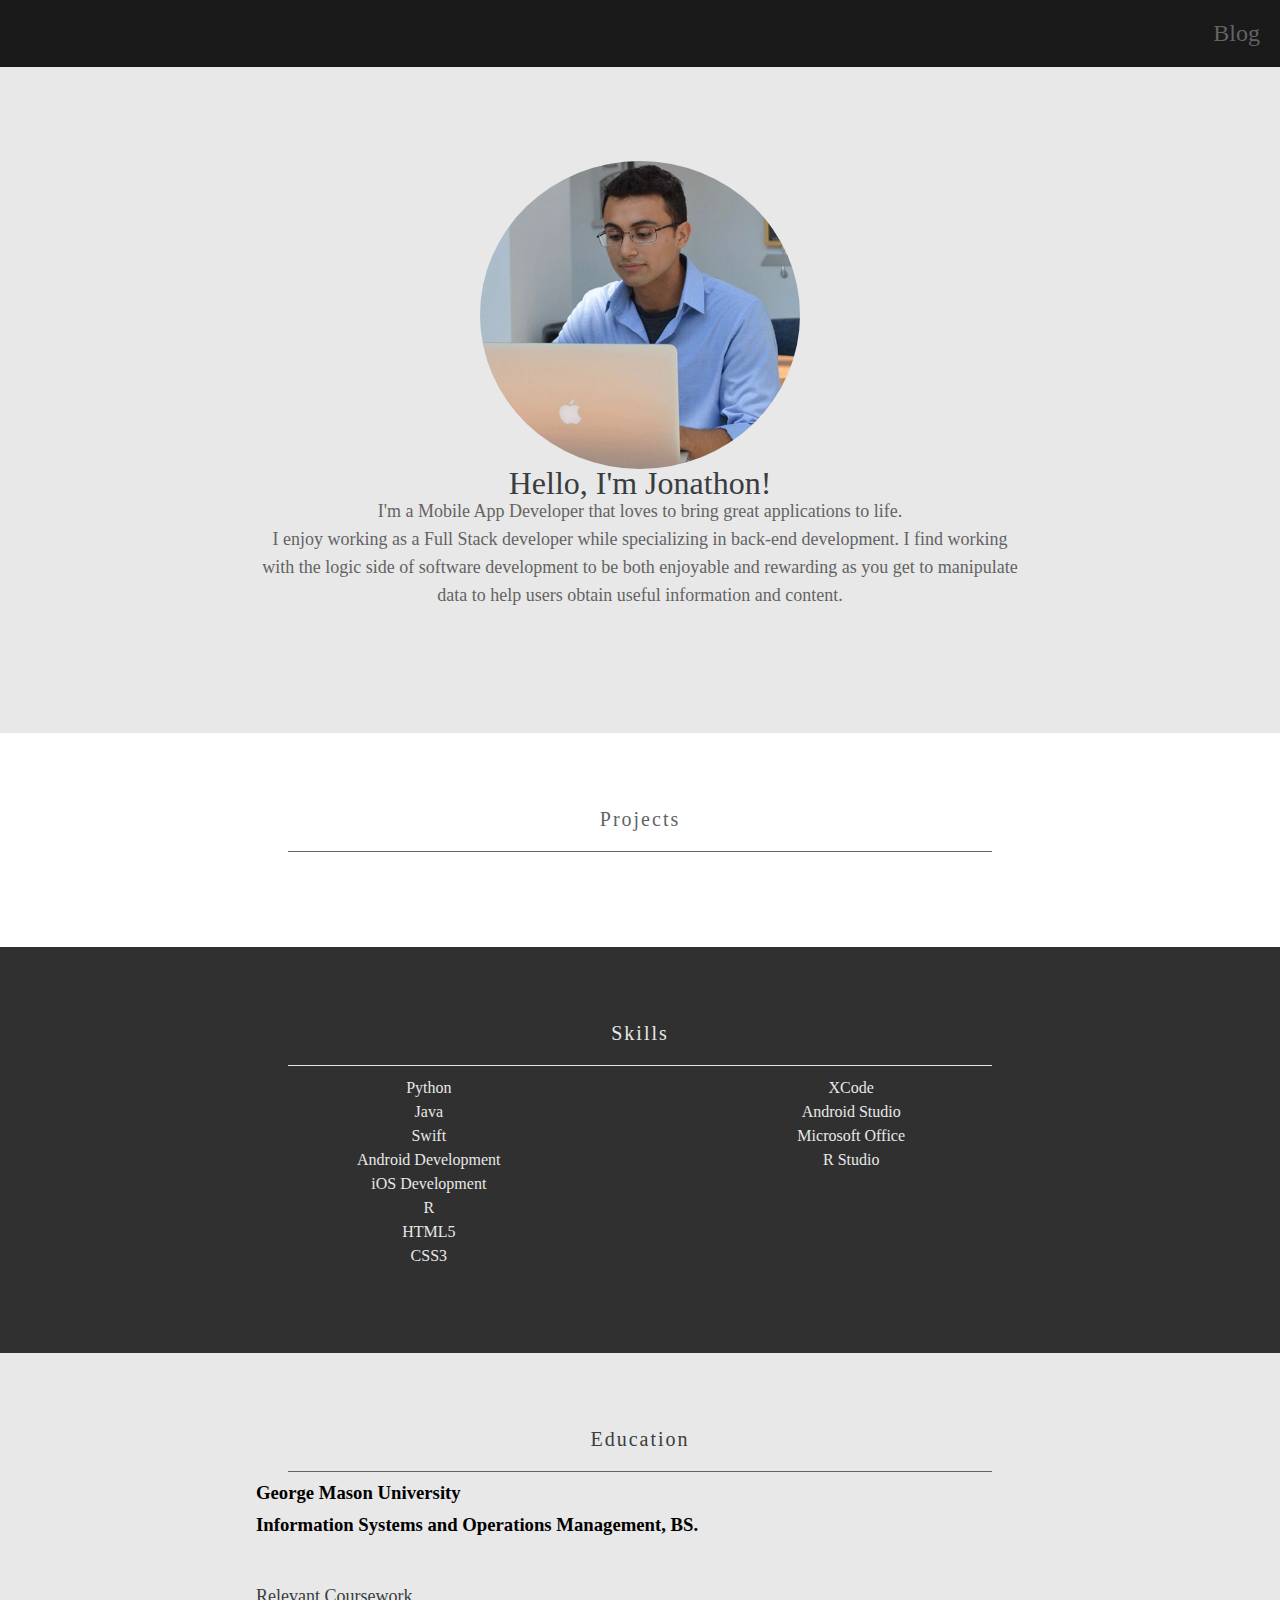
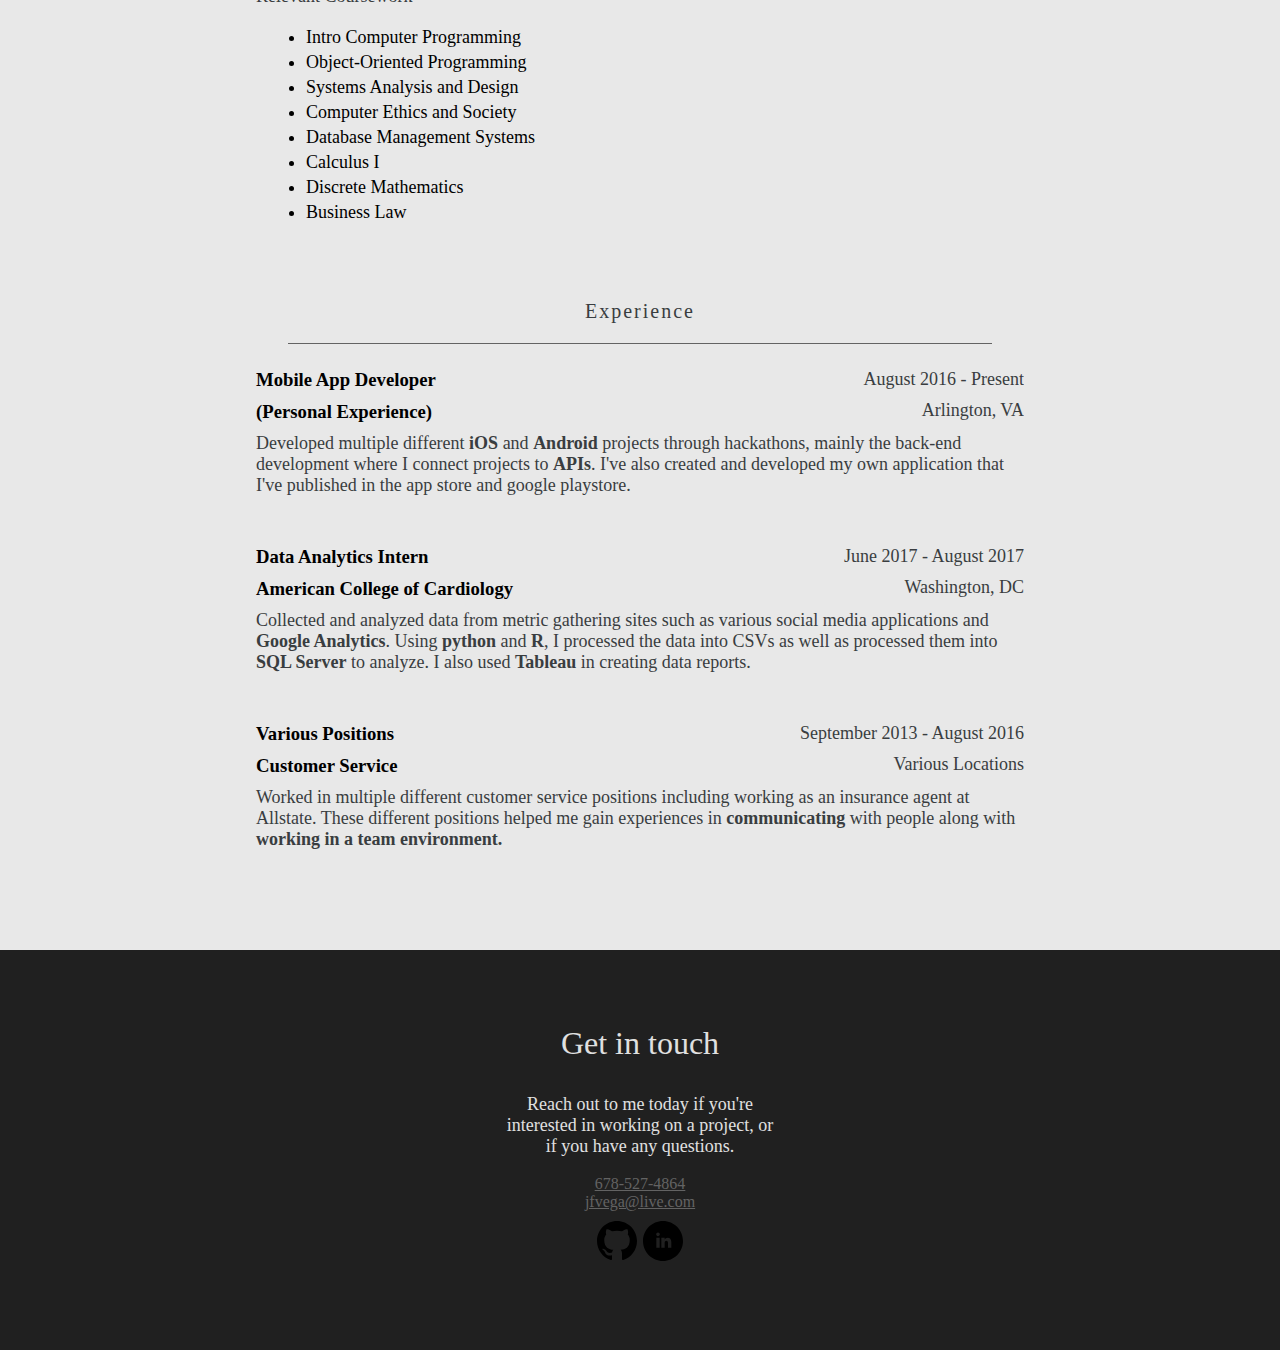
<file: index.html>
<!DOCTYPE html>
<html>

  <head>
    <meta charset='utf-8'>
    <meta http-equiv="X-UA-Compatible" content="chrome=1">
    <meta name="description" content="Jonathonvega.GitHub.io : ">
    <link rel="stylesheet" type="text/css" media="screen" href="stylesheets/main.css">
    <link rel="stylesheet" type="text/css" href="stylesheets/responsive.css">
    <title>JonathonVega</title>
  </head>

  <body>
    <!-- HEADER -->
    <header>
      	<nav>
    		    <a href="blog.html">Blog</a>
      	</nav>
    </header>

    <!-- Rest of the Body -->

    <div id="about">

    	<img src="images/computer_photo.jpeg"/>
    	<div id="overview">


    		<p class="title">Hello, I'm Jonathon!</p>

    		<p>I'm a Mobile App Developer that loves to bring great applications to life.</p>

    		<p>I enjoy working as a Full Stack developer while specializing in back-end development. I find working with the logic side of software development to be both enjoyable and rewarding as you get to manipulate data to help users obtain useful information and content.</p>
    	</div>
    </div>

    <!-- End of About me -->
    <!-- Beginning of Projects -->

    <div id="projects">
      <p class="title">Projects</p>
		  <div>
    		<ul>
    			<li>

    			<li>
    		</ul>
    	</div>

    	<div id="hackathon">
    		<h3></h3>
    	</div>
    </div>

    <!-- End of Projects -->
    <!-- Beginning of Skills -->

    <div id="skills">
      <p class="title">Skills</p>
      <div id="skillsBox">
        <div class="LeftColumn">
          <ul>
            <li>Python</li>
            <li>Java</li>
            <li>Swift</li>
            <li>Android Development</li>
            <li>iOS Development</li>
            <li>R</li>
            <li>HTML5</li>
            <li>CSS3</li>
          </ul>

        </div>
        <div class="RightColumn">
          <ul>
            <li>XCode</li>
            <li>Android Studio</li>
            <li>Microsoft Office</li>
            <li>R Studio</li>
          </ul>
        </div>
      </div>

    </div>

    <!-- End of Skills -->
    <!-- Beginning of Education -->

    <div id="education">
      <p class="title">Education</p>
      <div id="educationBox">
        <div>
          <h3>George Mason University</h3>
          <h3>Information Systems and Operations Management, BS.</h3>
        </div>
        <p>Relevant Coursework</p>
        <div id="coursework">
          <ul>
            <li>Intro Computer Programming</li>
            <li>Object-Oriented Programming</li>
            <li>Systems Analysis and Design</li>
            <li>Computer Ethics and Society</li>
            <li>Database Management Systems</li>
            <li>Calculus I</li>
            <li>Discrete Mathematics</li>
            <li>Business Law</li>
          </ul>
        </div>
      </div>
    </div>

    <!-- End of Education -->
    <!-- Beginning of Experience -->

    <div id="experience">
      <p class="title">Experience</p>
      <div id="experienceBox">

        <div class="job">
          <div class="LeftColumn">
            <h3>Mobile App Developer</h3>
            <h3>(Personal Experience)</h3>
          </div>
          <div class="RightColumn">
            <p>August 2016 - Present</p>
            <p>Arlington, VA</p>
          </div>
          <p>Developed multiple different <strong>iOS</strong> and <strong>Android</strong> projects through hackathons, mainly the back-end development where I connect projects to <strong>APIs</strong>. I've also created and developed my own application that I've published in the app store and google playstore.</p>
        </div>

        <div class="job">
          <div class="LeftColumn">
            <h3>Data Analytics Intern</h3>
            <h3>American College of Cardiology</h3>
          </div>
          <div class="RightColumn">
            <p>June 2017 - August 2017</p>
            <p>Washington, DC</p>
          </div>
          <p>Collected and analyzed data from metric gathering sites such as various social media applications and <strong>Google Analytics</strong>. Using <strong>python</strong> and <strong>R</strong>, I processed the data into CSVs as well as processed them into <strong>SQL Server</strong> to analyze. I also used <strong>Tableau</strong> in creating data reports.</p>
        </div>

        <div class="job">
          <div class="LeftColumn">
            <h3>Various Positions</h3>
            <h3>Customer Service</h3>
          </div>
          <div class="RightColumn">
            <p>September 2013 - August 2016</p>
            <p>Various Locations</p>
          </div>
          <p>Worked in multiple different customer service positions including working as an insurance agent at Allstate. These different positions helped me gain experiences in <strong>communicating</strong> with people along with <strong>working in a team environment.</strong></p>
        </div>

      </div>
    </div>

    <!-- End of Experience -->

    <footer>
    	<div id="contact_info">
    		<p style="font-size:32px">Get in touch</p>
    		<p>Reach out to me today if you're interested in working on a project, or if you have any questions.</p>
    		<a href="tel:678-527-4864">678-527-4864</a>
    		<a href="mailto:jfvega@live.com">jfvega@live.com</a>
        <div>
          <a href="https://github.com/JonathonVega"><img src="images/github-icon.svg"/></a>
          <a href="https://www.linkedin.com/in/jonathonvega/"><img src="images/linkedin-icon.svg"/></a>
        </div>
    	</div>
    </footer>


  </body>
</html>
</file>
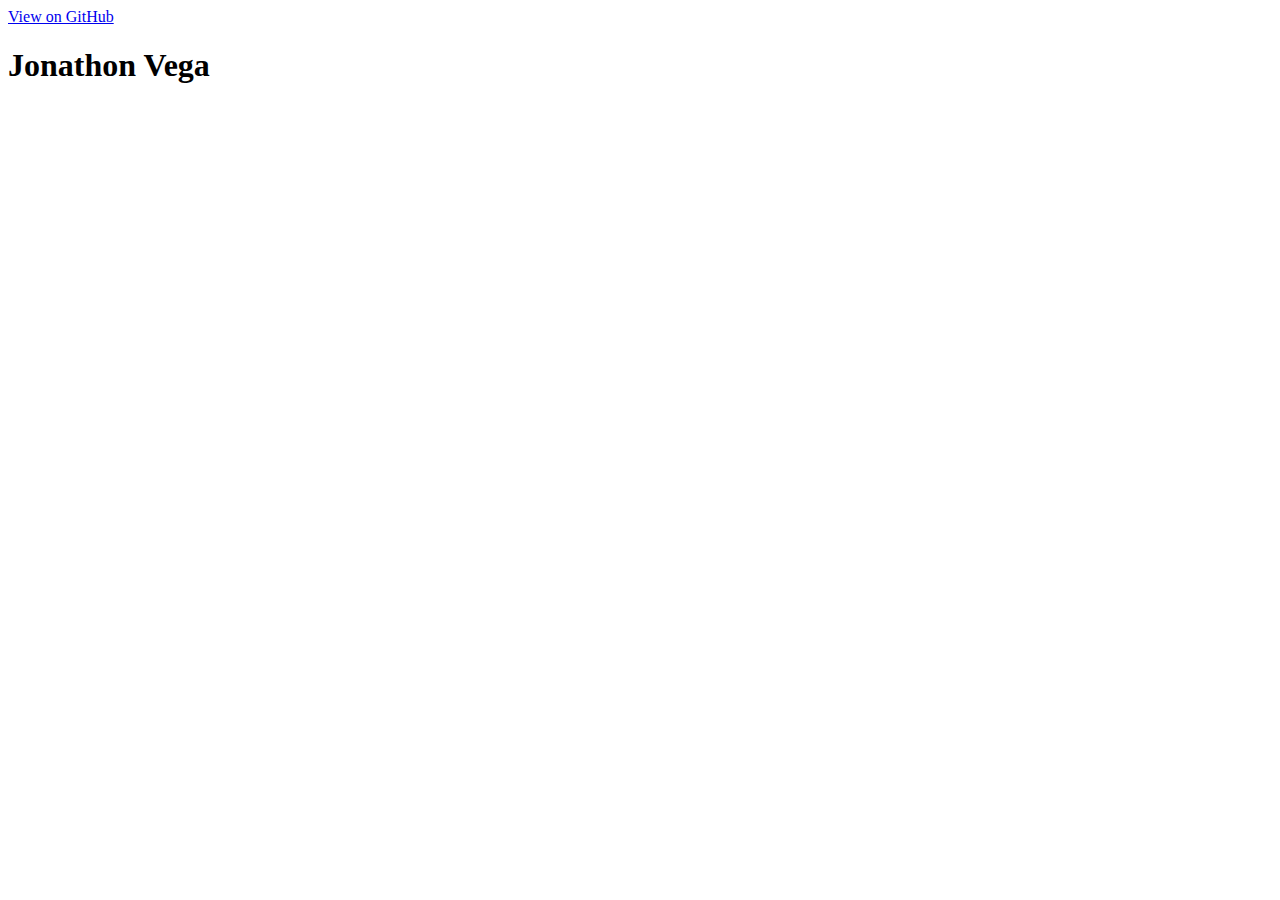
<file: about.html>
<!DOCTYPE html>
<html>

  <head>
    <meta charset='utf-8'>
    <meta http-equiv="X-UA-Compatible" content="chrome=1">
    <meta name="description" content="Jonathonvega.GitHub.io : ">
    <title>About</title>
  </head>
  
  <body>
    <!-- HEADER -->
    <div id="header_wrap" class="outer">
        <header class="inner">
          <a id="forkme_banner" href="https://github.com/JonathonVega">View on GitHub</a>

          <h1 id="project_title">Jonathon Vega</h1>
          <h2 id="project_tagline"></h2>

        </header>
    </div>
    <!-- MAIN CONTENT -->
    <div id="main_content_wrap" class="outer">
      <section id="main_content" class="inner">
        
      </section>
    </div>
  </body>
</html>
</file>
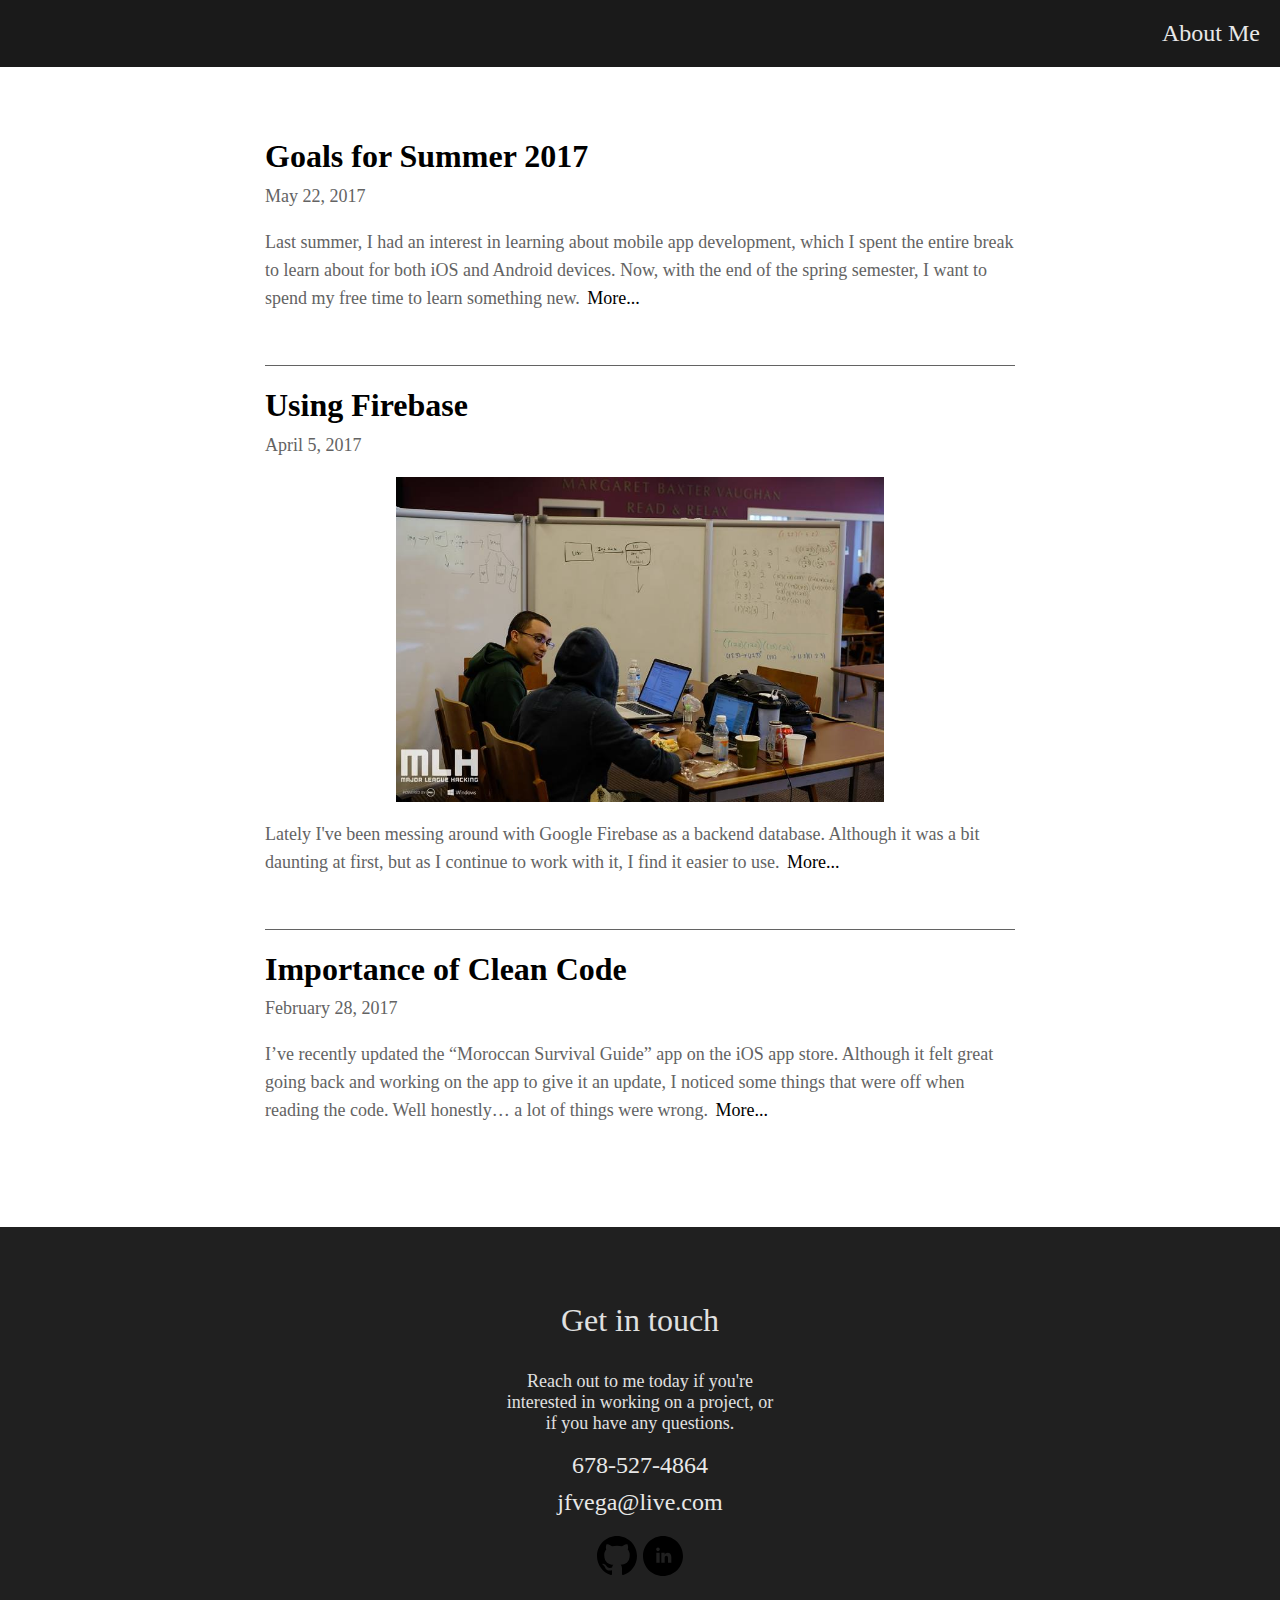
<file: blog.html>
<!DOCTYPE html>
<html>

  <head>
    <meta charset='utf-8'>
    <meta http-equiv="X-UA-Compatible" content="chrome=1">
    <meta name="description" content="Jonathonvega.GitHub.io : ">
    <link rel="stylesheet" type="text/css" media="screen" href="stylesheets/blog.css">
    <link rel="stylesheet" type="text/css" href="stylesheets/responsive.css">
    <title>JonathonVega</title>
  </head>

  <body>

    <!-- HEADER -->
    <header>
      	<nav>
          <a href="index.html">About Me</a>
      	</nav>
    </header>

    <!-- Rest of the Body -->
    <div id="blog">

    <!-- <div class="post">
    		<h1></h1>
    		<p class="date"> </p>
    		<p> </p>
    	</div> -->

      <div class="post">
      		<h1>Goals for Summer 2017</h1>
      		<p class="date">May 22, 2017</p>
      		<p>Last summer, I had an interest in learning about mobile app development, which I spent the entire break to learn about for both iOS and Android devices. Now, with the end of the spring semester, I want to spend my free time to learn something new.       <a href="blogPages/goalsForSummer2017.html">More...</a></p>
      	</div>
      
    	<div class="post">
    		<h1>Using Firebase</h1>
    		<p class="date">April 5, 2017</p>
    		<img src="images/TribeHacks17Pic1.jpg"/>
    		<p>Lately I've been messing around with Google Firebase as a backend database. Although it was a bit daunting at first, but as I continue to work with it, I find it easier to use.    <a href="blogPages/usingFirebase.html">More...</a></p>
    	</div>

    	<div class="post" style="border-bottom: none;">
    		<h1>Importance of Clean Code</h1>
    		<p class="date">February 28, 2017</p>
    		<p>I’ve recently updated the “Moroccan Survival Guide” app on the iOS app store. Although it felt great going back and working on the app to give it an update, I noticed some things that were off when reading the code. Well honestly… a lot of things were wrong.   <a href="blogPages/importanceOfCleanCode.html">More...</a></p>
    	</div>

    </div>

    <footer>
    	<div id="contact_info">
    		<p style="font-size:32px">Get in touch</p>
    		<p>Reach out to me today if you're interested in working on a project, or if you have any questions.</p>
    		<a href="tel:678-527-4864">678-527-4864</a>
    		<a href="mailto:jfvega@live.com">jfvega@live.com</a>
        <div>
          <a href="https://github.com/JonathonVega"><img src="images/github-icon.svg"/></a>
          <a href="https://www.linkedin.com/in/jonathonvega/"><img src="images/linkedin-icon.svg"/></a>
        </div>



    	</div>
    </footer>

  </body>
</html>
</file>
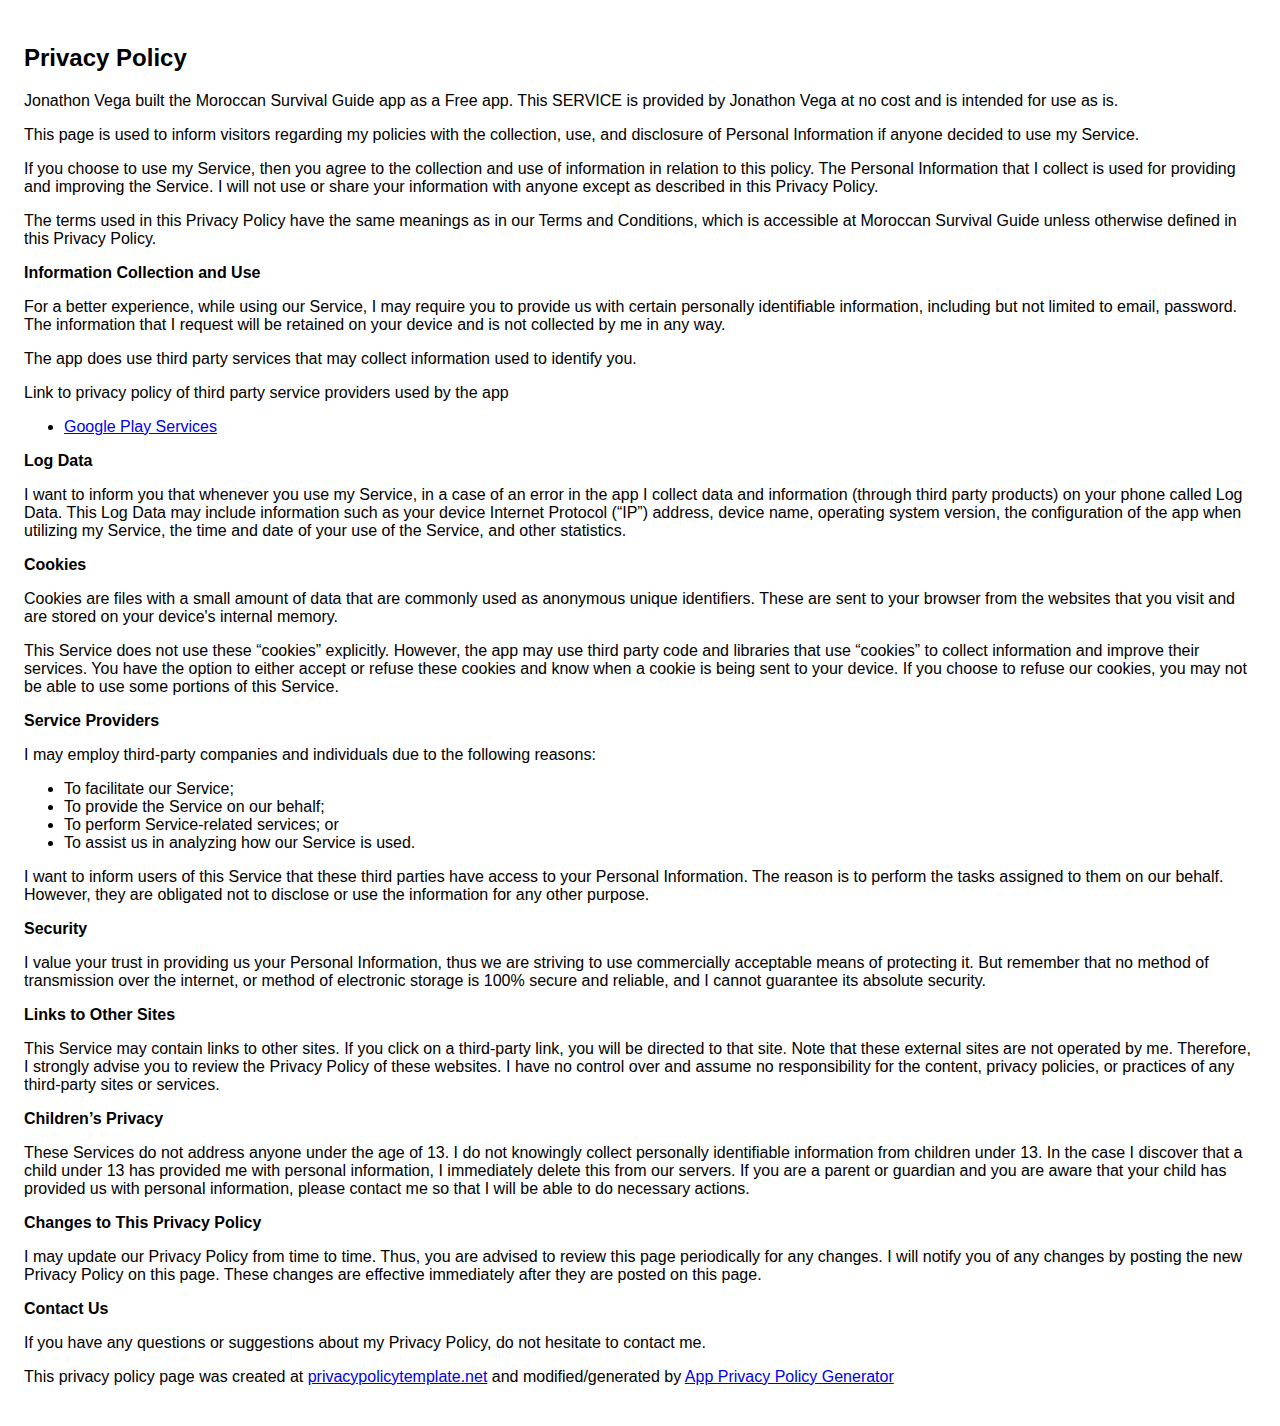
<file: privacy_policy.html>
<!DOCTYPE html>
    <html>
    <head>
      <meta charset='utf-8'>
      <meta name='viewport' content='width=device-width'>
      <title>Privacy Policy</title>
      <style> body { font-family: 'Helvetica Neue', Helvetica, Arial, sans-serif; padding:1em; } </style>
    </head>
    <body>
    <h2>Privacy Policy</h2> <p> Jonathon Vega built the Moroccan Survival Guide app as a Free app. This SERVICE is provided by
                    Jonathon Vega at no cost and is intended for use as is.
                  </p> <p>This page is used to inform visitors regarding my policies with the collection, use, and disclosure
                    of Personal Information if anyone decided to use my Service.
                  </p> <p>If you choose to use my Service, then you agree to the collection and use of information in
                    relation to this policy. The Personal Information that I collect is used for providing and improving
                    the Service. I will not use or share your information with anyone except as described
                    in this Privacy Policy.
                  </p> <p>The terms used in this Privacy Policy have the same meanings as in our Terms and Conditions, which is
                    accessible at Moroccan Survival Guide unless otherwise defined in this Privacy Policy.
                  </p> <p><strong>Information Collection and Use</strong></p> <p>For a better experience, while using our Service, I may require you to provide us with certain
                    personally identifiable information, including but not limited to email, password. The information that I request will be retained on your device and is not collected by me in any way.
                  </p> <p>The app does use third party services that may collect information used to identify you.</p> <div><p>Link to privacy policy of third party service providers used by the app</p> <ul><li><a href="https://www.google.com/policies/privacy/" target="_blank">Google Play Services</a></li><!----><!----><!----><!----><!----><!----><!----></ul></div> <p><strong>Log Data</strong></p> <p> I want to inform you that whenever you use my Service, in a case of
                    an error in the app I collect data and information (through third party products) on your phone
                    called Log Data. This Log Data may include information such as your device Internet Protocol (“IP”) address,
                    device name, operating system version, the configuration of the app when utilizing my Service,
                    the time and date of your use of the Service, and other statistics.
                  </p> <p><strong>Cookies</strong></p> <p>Cookies are files with a small amount of data that are commonly used as anonymous unique identifiers.
                    These are sent to your browser from the websites that you visit and are stored on your device's internal
                    memory.
                  </p> <p>This Service does not use these “cookies” explicitly. However, the app may use third party code and
                    libraries that use “cookies” to collect information and improve their services. You have the option to
                    either accept or refuse these cookies and know when a cookie is being sent to your device. If you choose
                    to refuse our cookies, you may not be able to use some portions of this Service.
                  </p> <p><strong>Service Providers</strong></p> <p> I may employ third-party companies and individuals due to the following reasons:</p> <ul><li>To facilitate our Service;</li> <li>To provide the Service on our behalf;</li> <li>To perform Service-related services; or</li> <li>To assist us in analyzing how our Service is used.</li></ul> <p> I want to inform users of this Service that these third parties have access to
                    your Personal Information. The reason is to perform the tasks assigned to them on our behalf. However,
                    they are obligated not to disclose or use the information for any other purpose.
                  </p> <p><strong>Security</strong></p> <p> I value your trust in providing us your Personal Information, thus we are striving
                    to use commercially acceptable means of protecting it. But remember that no method of transmission over
                    the internet, or method of electronic storage is 100% secure and reliable, and I cannot guarantee
                    its absolute security.
                  </p> <p><strong>Links to Other Sites</strong></p> <p>This Service may contain links to other sites. If you click on a third-party link, you will be directed
                    to that site. Note that these external sites are not operated by me. Therefore, I strongly
                    advise you to review the Privacy Policy of these websites. I have no control over
                    and assume no responsibility for the content, privacy policies, or practices of any third-party sites
                    or services.
                  </p> <p><strong>Children’s Privacy</strong></p> <p>These Services do not address anyone under the age of 13. I do not knowingly collect
                    personally identifiable information from children under 13. In the case I discover that a child
                    under 13 has provided me with personal information, I immediately delete this from
                    our servers. If you are a parent or guardian and you are aware that your child has provided us with personal
                    information, please contact me so that I will be able to do necessary actions.
                  </p> <p><strong>Changes to This Privacy Policy</strong></p> <p> I may update our Privacy Policy from time to time. Thus, you are advised to review
                    this page periodically for any changes. I will notify you of any changes by posting
                    the new Privacy Policy on this page. These changes are effective immediately after they are posted on
                    this page.
                  </p> <p><strong>Contact Us</strong></p> <p>If you have any questions or suggestions about my Privacy Policy, do not hesitate to contact
                    me.
                  </p> <p>This privacy policy page was created at <a href="https://privacypolicytemplate.net" target="_blank">privacypolicytemplate.net</a>
                    and modified/generated by <a href="https://app-privacy-policy-generator.firebaseapp.com/" target="_blank">App
                      Privacy Policy Generator</a></p>
    </body>
    </html>
</file>
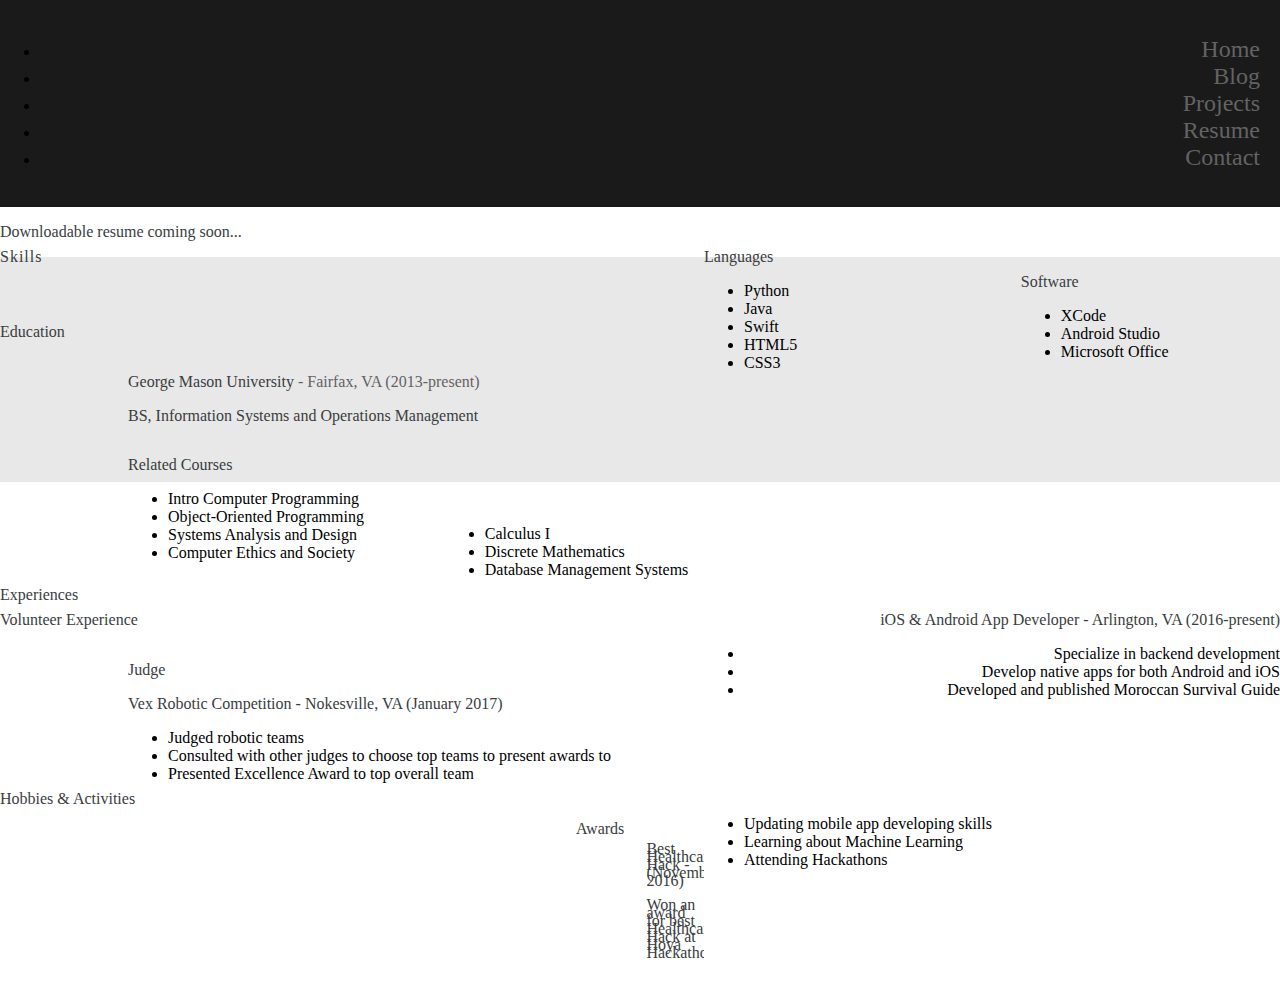
<file: resume.html>
<!DOCTYPE html>
<html>

  <head>
    <meta charset='utf-8'>
    <meta http-equiv="X-UA-Compatible" content="chrome=1">
    <meta name="description" content="Jonathonvega.GitHub.io : ">
    <link rel="stylesheet" type="text/css" media="screen" href="stylesheets/main.css">
    <link rel="stylesheet" type="text/css" href="stylesheets/responsive.css">
    <title>JonathonVega</title>
  </head>

  <body>

    <!-- HEADER -->
    <header>
      	<nav>
    		<ul>
        	  	<li class="navline"><a href="index.html">Home</a></li>
          		<li class="navline"><a href="blog.html">Blog</a></li>
          		<li class="navline"><a href="projects.html">Projects</a></li>
          		<li class="navline"><a href="resume.html">Resume</a></li>
          		<li><a href="contact.html">Contact</a></li>
    		</ul>
      	</nav>
    </header>
    
    <!-- Skills -->
    <div id="resume">
    
    	<p>Downloadable resume coming soon...</p>
    	<div id="Skills">
    		<div class="LeftColumn">
    			<p style="letter-spacing:1px;">Skills</p>
    		</div>
    		
    		<div class="RightColumn">
    			<div class="LeftColumn">
    				<p style="color:#393D40">Languages</p>
    				<ul>
    					<li>Python</li>
    					<li>Java</li>
    					<li>Swift</li>
    					<li>HTML5</li>
    					<li>CSS3</li>
    				</ul>
    				
    			</div>
    			<div class="RightColumn">
    				<p style="color:#393D40">Software</p>
    				<ul>
    					<li>XCode</li>
    					<li>Android Studio</li>
    					<li>Microsoft Office</li>
    				</ul>
    			</div>
    		</div>
    	</div>
    	
    	<!-- Education -->
    	<div id="education">
    		<div class="LeftColumn">
    			<p>Education</p>
    		</div>
    		<div class="RightColumn">
    			<p style="color:#393D40">George Mason University <span style="color:#636363">- Fairfax, VA (2013-present)</span></p>
    			<p>BS, Information Systems and Operations Management</p>
    			
    			<div class="LeftColumn">
    				<p style="color:#393D40; margin-top:40px">Related Courses</p>
    				<ul>
    					<li>Intro Computer Programming</li>
    					<li>Object-Oriented Programming</li>
    					<li>Systems Analysis and Design</li>
    					<li>Computer Ethics and Society</li>
    				</ul>
    				
    			</div>
    			<div class="RightColumn">
    				<ul style="padding-top:68px">
    					<li>Calculus I</li>
    					<li>Discrete Mathematics</li>
    					<li>Database Management Systems</li>
    				</ul>
    			</div>
    		</div>
    	</div>
    	
    	
    	
    	<!-- Experiences -->
    	<div id="experience">
    		<div class="LeftColumn">
    			<p>Experiences</p>
    		</div>
    		<div class="RightColumn">
    			<div>
    				<p><span class="position">iOS & Android App Developer</span> - Arlington, VA (2016-present)</p>
    				<ul>
    					<li>Specialize in backend development</li>
    					<li>Develop native apps for both Android and iOS</li>
    					<li>Developed and published Moroccan Survival Guide</li>
    				</ul>
    			</div>
    			
    			
    		</div>
    	</div>
    	
    	
    	
    	
    	<!-- Volunteer Experience -->
    	<div id="volunteer">
    		<div class="LeftColumn">
    			<p>Volunteer Experience</p>
    		</div>
    		<div class="RightColumn">
    			<div>
    				<p><span class="position">Judge</span></p>
    				<p>Vex Robotic Competition - Nokesville, VA (January 2017)</p>
    				<ul>
    					<li>Judged robotic teams</li>
    					<li>Consulted with other judges to choose top teams to present awards to</li>
    					<li>Presented Excellence Award to top overall team</li>
    				</ul>
    			</div>
    			
    			
    		</div>
    	</div>
    	
    	<!-- Hobbies & Activities -->
    	<div id="hobbies">
    		<div class="LeftColumn">
    			<p>Hobbies & Activities</p>
    		</div>
    		<div class="RightColumn">
    			<ul>
    				<li>Updating mobile app developing skills</li>
    				<li>Learning about Machine Learning</li>
    				<li>Attending Hackathons</li>
    			</ul>
    		</div>
    	</div>
    	
    	<!-- Awards -->
    	<div id="awards">
    		<div class="LeftColumn">
    			<p>Awards</p>
    		</div>
    		<div class="RightColumn">
    			<div>
    				<p><span class="position">Best Healthcare Hack</span> - (November 2016)</p>
    				<p class="description">Won an award for best Healthcare Hack at Hoya Hackathon</p>
    			</div>
    		</div>
    	</div>
    	
    	
    </div>

  </body>
</html>
</file>
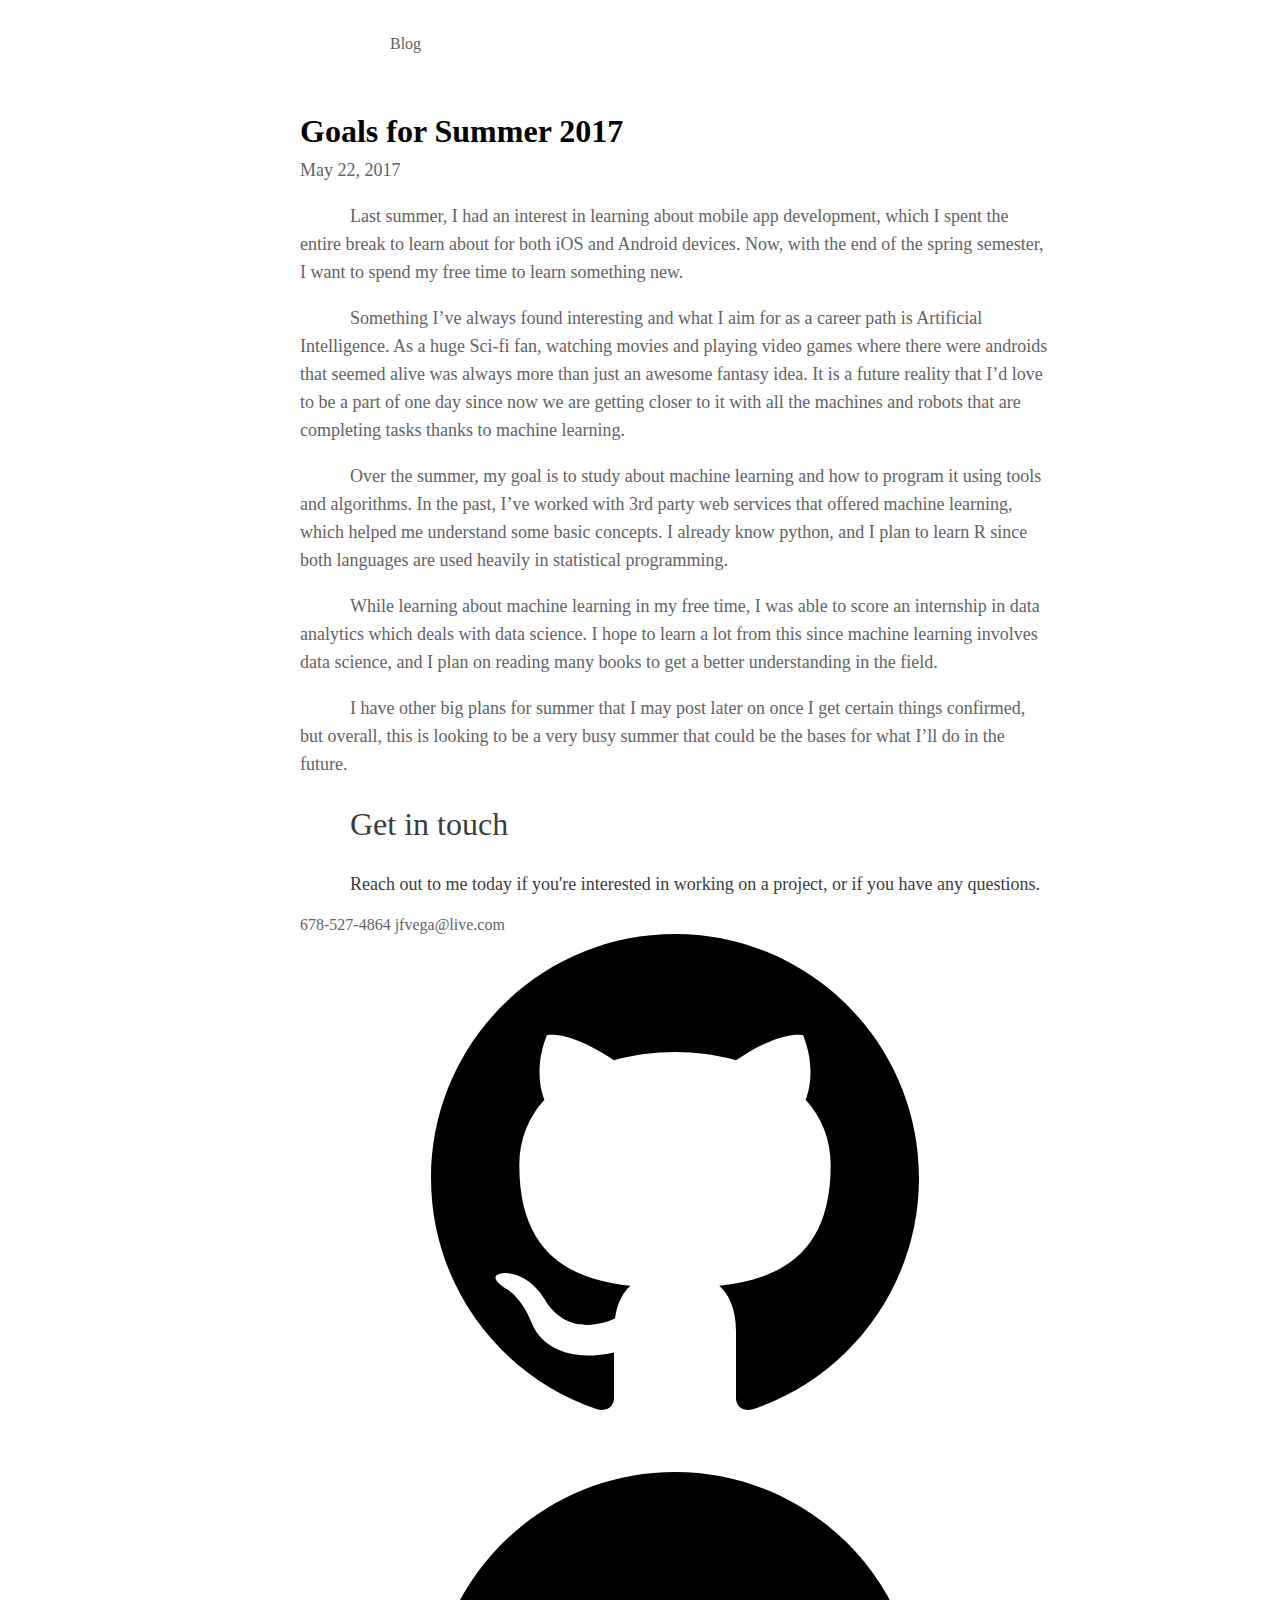
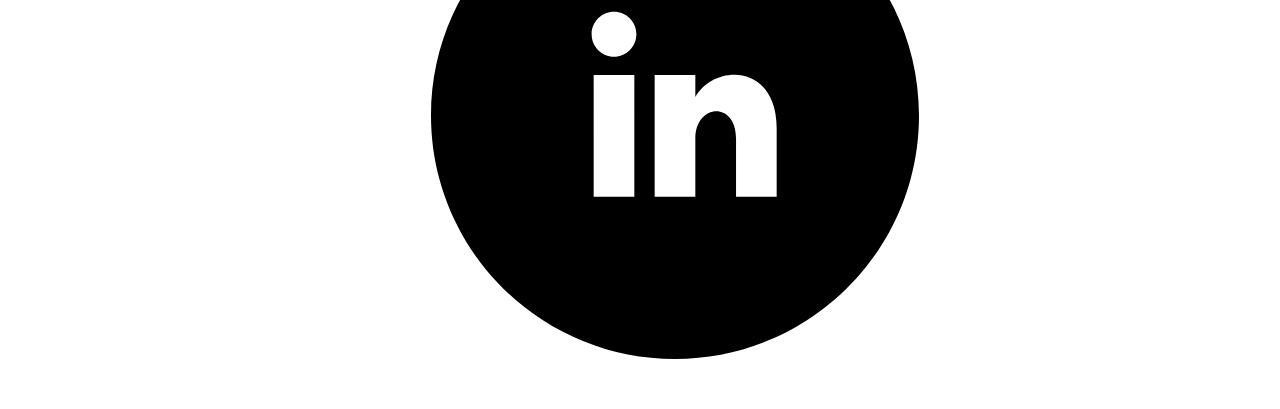
<file: blogPages/goalsForSummer2017.html>
<!DOCTYPE html>
<html>

  <head>
    <meta charset='utf-8'>
    <meta http-equiv="X-UA-Compatible" content="chrome=1">
    <meta name="description" content="Jonathonvega.GitHub.io : ">
    <link rel="stylesheet" type="text/css" media="screen" href="../stylesheets/blogPost.css">
    <link rel="stylesheet" type="text/css" href="../stylesheets/responsive.css">
    <title>JonathonVega</title>
  </head>

  <body>

    <!-- HEADER -->
    <header>
      	<nav>
          <a href="../blog.html">Blog</a>
      	</nav>
    </header>

    <!-- Rest of the Body -->
    <div class="post">
    	<h1>Goals for Summer 2017</h1>
    	<p class="date">May 22, 2017</p>
    	<p>Last summer, I had an interest in learning about mobile app development, which I spent the entire break to learn about for both iOS and Android devices. Now, with the end of the spring semester, I want to spend my free time to learn something new.</p>
      <p>Something I’ve always found interesting and what I aim for as a career path is Artificial Intelligence. As a huge Sci-fi fan, watching movies and playing video games where there were androids that seemed alive was always more than just an awesome fantasy idea. It is a future reality that I’d love to be a part of one day since now we are getting closer to it with all the machines and robots that are completing tasks thanks to machine learning.</p>
      <p>Over the summer, my goal is to study about machine learning and how to program it using tools and algorithms. In the past, I’ve worked with 3rd party web services that offered machine learning, which helped me understand some basic concepts. I already know python, and I plan to learn R since both languages are used heavily in statistical programming.</p>
      <p>While learning about machine learning in my free time, I was able to score an internship in data analytics which deals with data science. I hope to learn a lot from this since machine learning involves data science, and I plan on reading many books to get a better understanding in the field.</p>
      <p>I have other big plans for summer that I may post later on once I get certain things confirmed, but overall, this is looking to be a very busy summer that could be the bases for what I’ll do in the future.</p>
    </div>

    <footer>
    	<div id="contact_info">
    		<p style="font-size:32px">Get in touch</p>
    		<p>Reach out to me today if you're interested in working on a project, or if you have any questions.</p>
    		<a href="tel:678-527-4864">678-527-4864</a>
    		<a href="mailto:jfvega@live.com">jfvega@live.com</a>
        <div>
          <a href="https://github.com/JonathonVega"><img src="../images/github-icon.svg"/></a>
          <a href="https://www.linkedin.com/in/jonathonvega/"><img src="../images/linkedin-icon.svg"/></a>
        </div>



    	</div>
    </footer>

  </body>
</html>
</file>
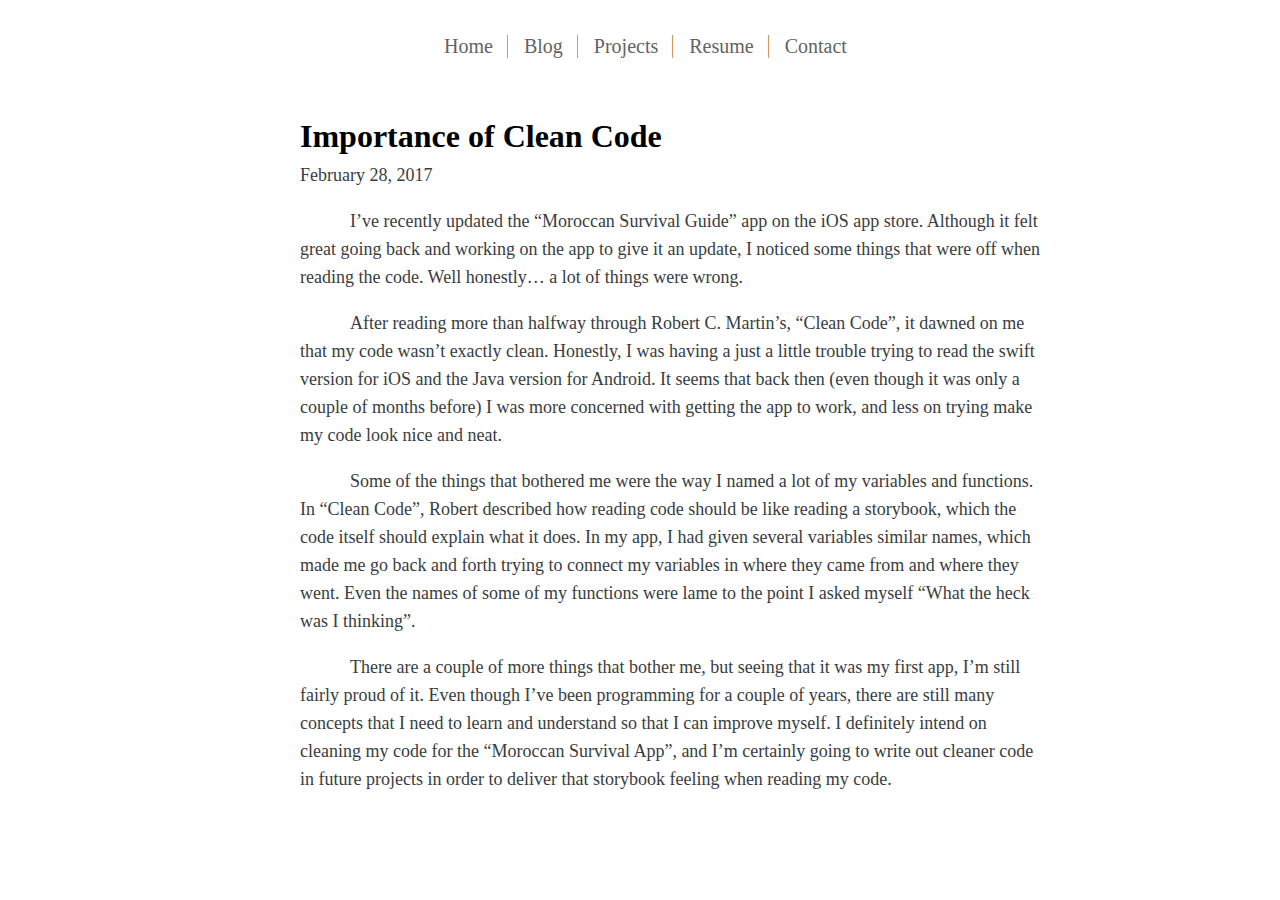
<file: blogPages/importanceOfCleanCode.html>
<!DOCTYPE html>
<html>

  <head>
    <meta charset='utf-8'>
    <meta http-equiv="X-UA-Compatible" content="chrome=1">
    <meta name="description" content="Jonathonvega.GitHub.io : ">
    <link rel="stylesheet" type="text/css" media="screen" href="../stylesheets/blogPost.css">
    <link rel="stylesheet" type="text/css" href="../stylesheets/responsive.css">
    <title>JonathonVega</title>
  </head>

  <body>

    <!-- HEADER -->
    <header>
      	<nav>
    		<ul>
        	  	<li class="navline"><a href="../index.html">Home</a></li>
          		<li class="navline"><a href="../blog.html">Blog</a></li>
          		<li class="navline"><a href="../projects.html">Projects</a></li>
          		<li class="navline"><a href="../resume.html">Resume</a></li>
          		<li><a href="../contact.html">Contact</a></li>
    		</ul>
      	</nav>
    </header>
    
    <!-- Rest of the Body -->
    <div>
    	<h1>Importance of Clean Code</h1>
    	<p class="date">February 28, 2017</p>
    	<p>I’ve recently updated the “Moroccan Survival Guide” app on the iOS app store. Although it felt great going back and working on the app to give it an update, I noticed some things that were off when reading the code. Well honestly… a lot of things were wrong.</p>
    	<p>After reading more than halfway through Robert C. Martin’s, “Clean Code”, it dawned on me that my code wasn’t exactly clean. Honestly, I was having a just a little trouble trying to read the swift version for iOS and the Java version for Android. It seems that back then (even though it was only a couple of months before) I was more concerned with getting the app to work, and less on trying make my code look nice and neat.</p>
    	<p>Some of the things that bothered me were the way I named a lot of my variables and functions. In “Clean Code”, Robert described how reading code should be like reading a storybook, which the code itself should explain what it does. In my app, I had given several variables similar names, which made me go back and forth trying to connect my variables in where they came from and where they went. Even the names of some of my functions were lame to the point I asked myself “What the heck was I thinking”.</p>
    	<p>There are a couple of more things that bother me, but seeing that it was my first app, I’m still fairly proud of it. Even though I’ve been programming for a couple of years, there are still many concepts that I need to learn and understand so that I can improve myself. I definitely intend on cleaning my code for the “Moroccan Survival App”, and I’m certainly going to write out cleaner code in future projects in order to deliver that storybook feeling when reading my code.</p>
    </div>
    
  </body>
</html>
</file>
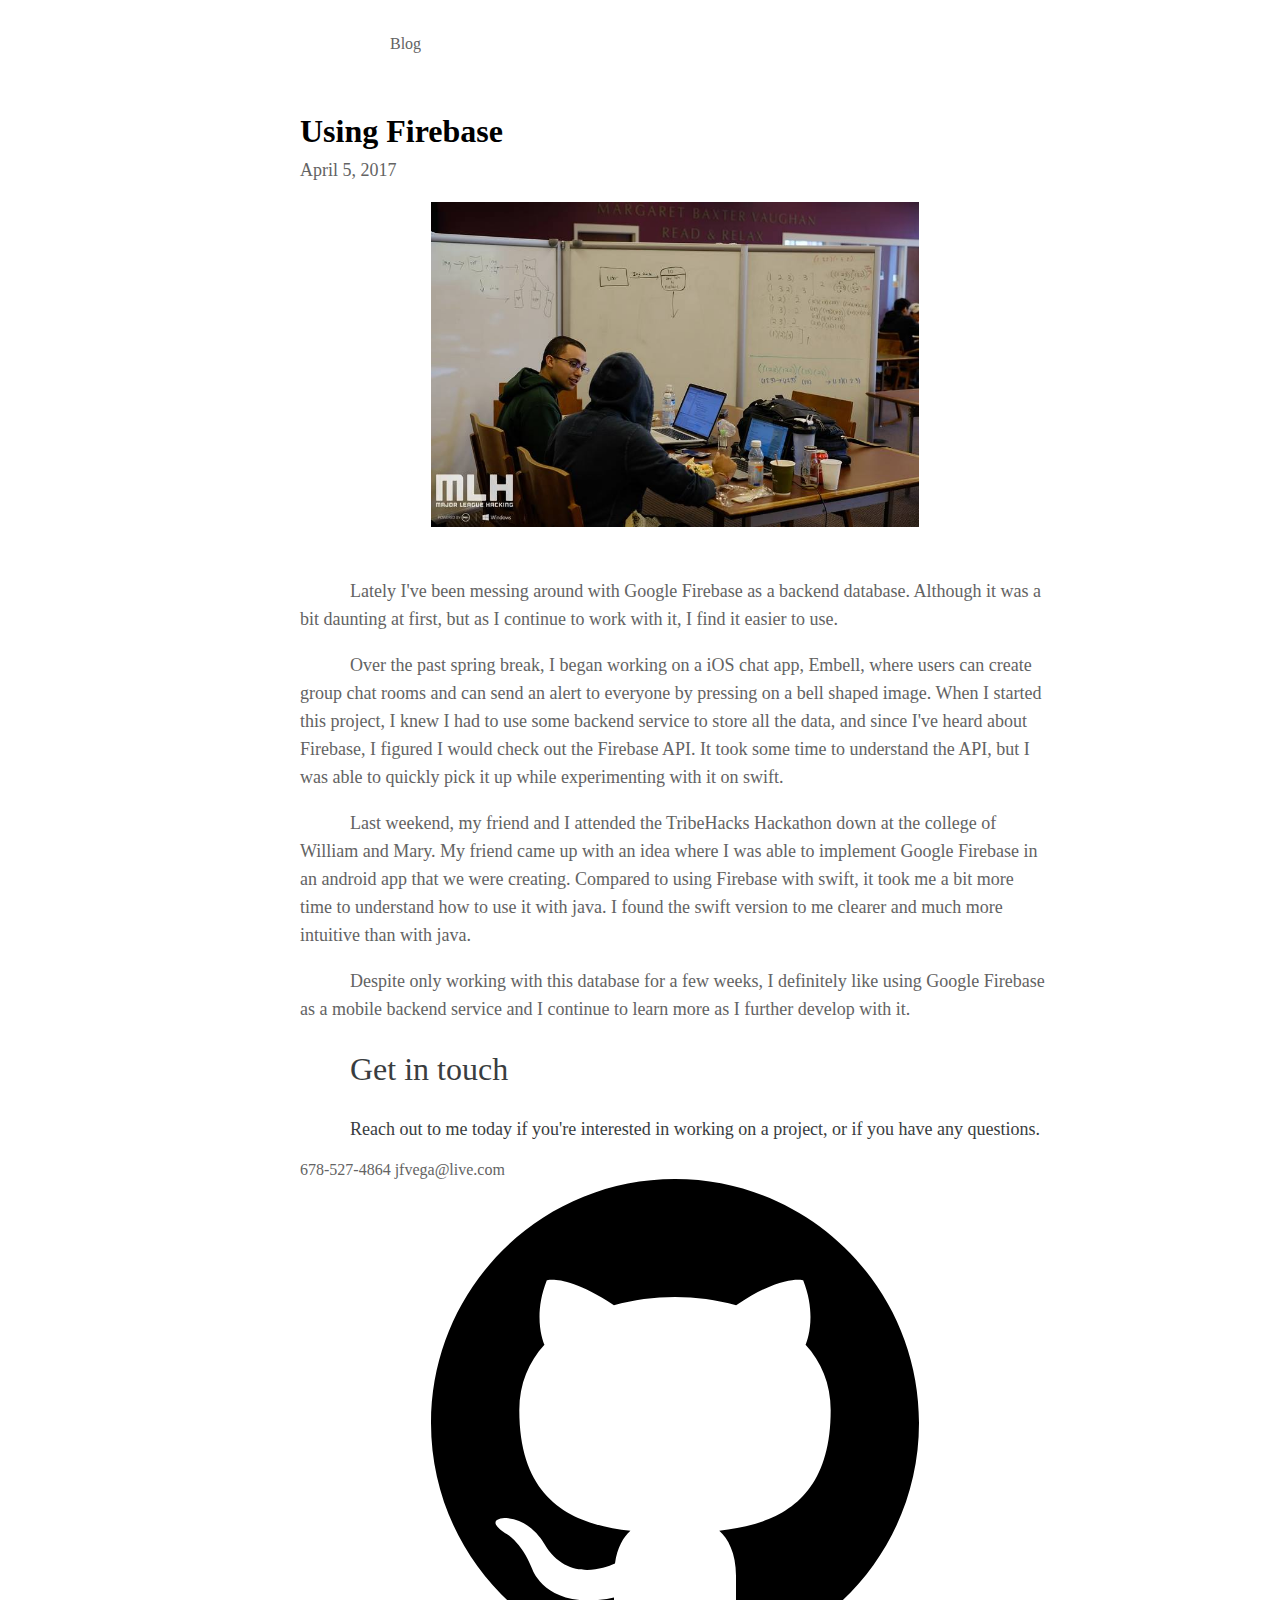
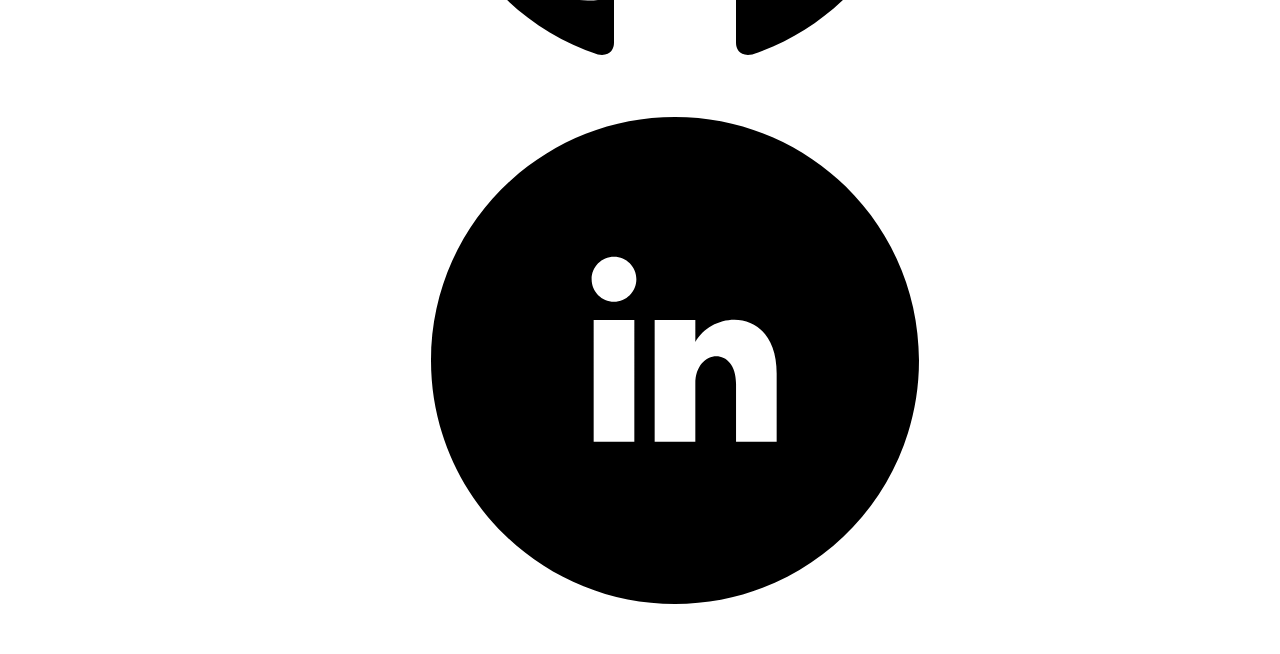
<file: blogPages/usingFirebase.html>
<!DOCTYPE html>
<html>

  <head>
    <meta charset='utf-8'>
    <meta http-equiv="X-UA-Compatible" content="chrome=1">
    <meta name="description" content="Jonathonvega.GitHub.io : ">
    <link rel="stylesheet" type="text/css" media="screen" href="../stylesheets/blogPost.css">
    <link rel="stylesheet" type="text/css" href="../stylesheets/responsive.css">
    <title>JonathonVega</title>
  </head>

  <body>

    <!-- HEADER -->
    <header>
      	<nav>
          <a href="../blog.html">Blog</a>
      	</nav>
    </header>

    <!-- Rest of the Body -->
    <div class="post">
    	<h1>Using Firebase</h1>
    	<p class="date">April 5, 2017</p>
    	<img src="../images/TribeHacks17Pic1.jpg"/>
    	<p>Lately I've been messing around with Google Firebase as a backend database. Although it was a bit daunting at first, but as I continue to work with it, I find it easier to use.</p>
   		<p>Over the past spring break, I began working on a iOS chat app, Embell, where users can create group chat rooms and can send an alert to everyone by pressing on a bell shaped image. When I started this project, I knew I had to use some backend service to store all the data, and since I've heard about Firebase, I figured I would check out the Firebase API. It took some time to understand the API, but I was able to quickly pick it up while experimenting with it on swift.</p>
   		<p>Last weekend, my friend and I attended the TribeHacks Hackathon down at the college of William and Mary. My friend came up with an idea where I was able to implement Google Firebase in an android app that we were creating. Compared to using Firebase with swift, it took me a bit more time to understand how to use it with java. I found the swift version to me clearer and much more intuitive than with java.</p>
   		<p>Despite only working with this database for a few weeks, I definitely like using Google Firebase as a mobile backend service and I continue to learn more as I further develop with it.</p>
    </div>

    <footer>
    	<div id="contact_info">
    		<p style="font-size:32px">Get in touch</p>
    		<p>Reach out to me today if you're interested in working on a project, or if you have any questions.</p>
    		<a href="tel:678-527-4864">678-527-4864</a>
    		<a href="mailto:jfvega@live.com">jfvega@live.com</a>
        <div>
          <a href="https://github.com/JonathonVega"><img src="../images/github-icon.svg"/></a>
          <a href="https://www.linkedin.com/in/jonathonvega/"><img src="../images/linkedin-icon.svg"/></a>
        </div>
    	</div>
    </footer>

  </body>
</html>
</file>
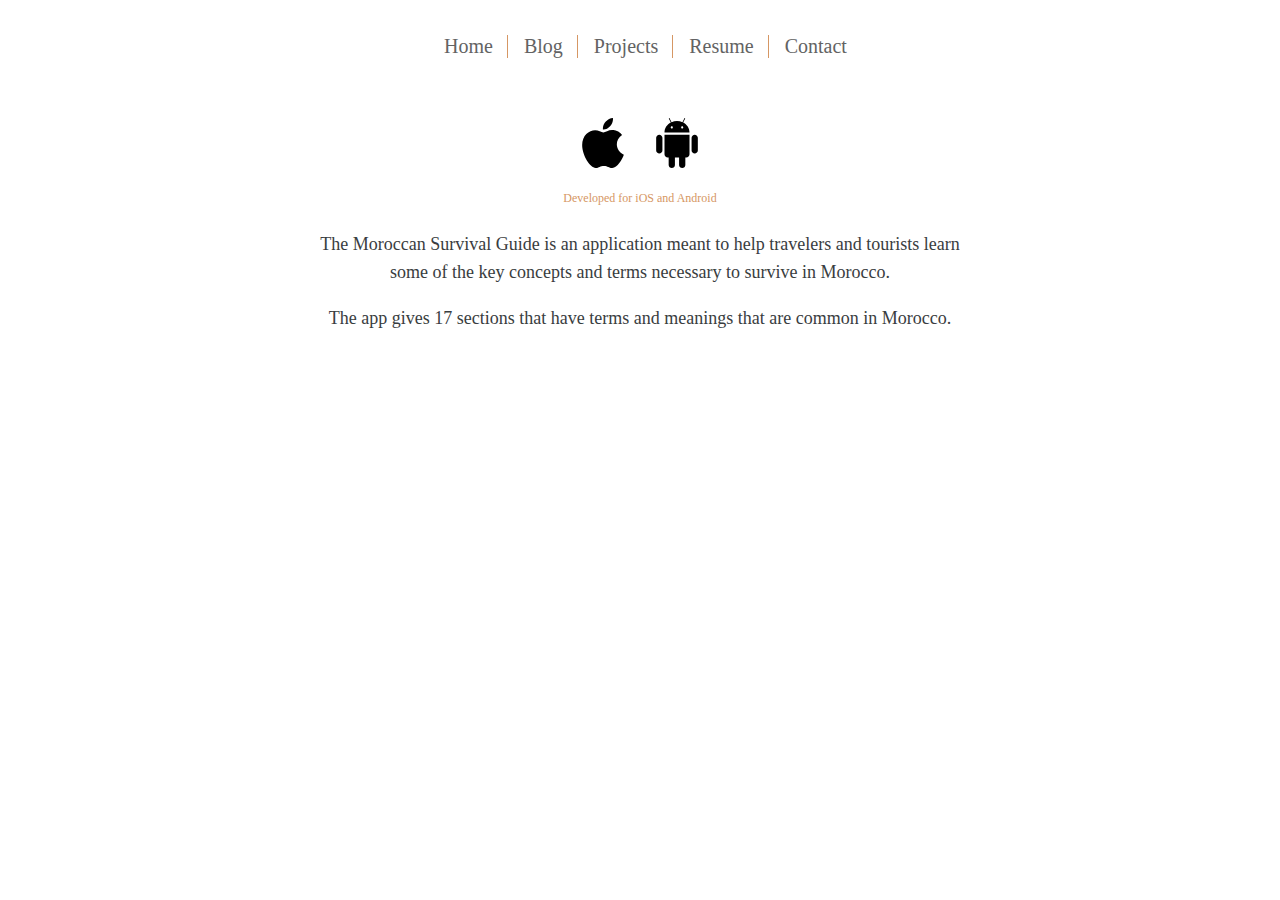
<file: projects/moroccanSurvivalGuide.html>
<!DOCTYPE html>
<html>

  <head>
    <meta charset='utf-8'>
    <meta http-equiv="X-UA-Compatible" content="chrome=1">
    <meta name="description" content="Jonathonvega.GitHub.io : ">
    <link rel="stylesheet" type="text/css" media="screen" href="../stylesheets/project.css">
    <link rel="stylesheet" type="text/css" href="../stylesheets/responsive.css">
    <title>JonathonVega</title>
  </head>

  <body>

    <!-- HEADER -->
    <header>
      	<nav>
    		<ul>
        	  	<li class="navline"><a href="../index.html">Home</a></li>
          		<li class="navline"><a href="../blog.html">Blog</a></li>
          		<li class="navline"><a href="../projects.html">Projects</a></li>
          		<li class="navline"><a href="../resume.html">Resume</a></li>
          		<li><a href="../contact.html">Contact</a></li>
    		</ul>
      	</nav>
    </header>
    
    <!-- Rest of the Body -->
    <div>
    	<img src="../images/apple.svg"/>
    	<img src="../images/android.svg"/>
    	<p class="note">Developed for iOS and Android</p>
    	<p>The Moroccan Survival Guide is an application meant to help travelers and tourists learn some of the key concepts and terms necessary to survive in Morocco.</p>
    	<p>The app gives 17 sections that have terms and meanings that are common in Morocco.</p>
    </div>
    
  </body>
</html>
</file>
<file: stylesheets/main.css>
/*************************************

General Setup

*************************************/

html, body {
	padding: 0;
	margin: 0;
}

header {
	padding: 0;
}


nav {
	margin: 0;
	padding: 20px 0;
	text-align: right;
	background-color: #1A1A1A;

}

nav a {
	display: inline-block;
	font-size: 24px;
	padding: 0 20px;
	color: white;
	text-decoration: none;
}

.LeftColumn {
	margin-top: -25px;
	width: 45%;
	float: left;
}

.RightColumn {
	margin-top: -25px;
	float: right;
	width: 45%;
}

footer {
	background: #202020;
	padding: 75px 500px;
	text-align: center;
	overflow: hidden;
}

footer p {
	color: #e0e0e0;
	margin-top: 0;
	padding: 0;
}

footer a {
	display: block;
}




/*************************************

About Page

*************************************/

#about {
	margin: 0 auto;
	padding: 94px 0;
	font-size: 18px;
	background-color: #E8E8E8;
}

#about img {
	width: 25%;
	height: 25%;
	margin: 0 auto;
	text-align: center;
	border-radius: 100%;
	display: block;
}

#about p {
	line-height: 28px;
	color: #636363;
}

#about .title{
	font-size: 32px;
	color: #393D40;
}

#overview {
	margin-bottom: 30px;

}

#overview p{
	text-align: center;
	width: 60%;
	margin: 0 auto;
}



/*************************************

Project Page

*************************************/
#projects {
	text-align: center;
	margin: 75px 0;
}

#projects div {
	clear: both;
}

#projects h3 {
	margin: 0;
}

#projects p {
	font-size: 18px;
	text-align: center;
}

#projects img {
	height: 150px;
	/*width: 150px;*/
	margin: 0;
	padding-left: 30px;
	text-align: center;
}

#projects .title {
	width: 55%;
	margin: 0 auto;
	padding-bottom: 20px;
	font-size: 20px;
	letter-spacing: 2px;
	color: #636363;
	text-align: center;
	border-bottom: 1px solid #636363;
}

/* Gallery messes up if both are combined? */
#projects ul {
	list-style-type: none;
	margin: 0;
	padding: 0;
}

#projects ul {
    display:inline;
    position:relative;
    margin:0;
    padding:0;
}

#projects #hackathon {
	padding-top: 20px;
}



/* -------------------- */

#projects ul li {
	float: left;
	width: 25%;
}



/*************************************

Resumé Page

*************************************/

#download {
	text-align: center;
	border: 1px solid black;
	width: 30%;
	margin: 0 auto 30px;
	padding: 0;

}



#skills {
	margin: 0 auto;
	padding: 75px 0;
	overflow: hidden;
	text-align: center;
	background-color: #303030;
}

#skills .title {
	width: 55%;
	margin: 0 auto;
	padding-bottom: 20px;
	font-size: 20px;
	letter-spacing: 2px;
	color: #E8E8E8;
	text-align: center;
	border-bottom: 1px solid #E8E8E8;
}

#skills h3 {
	margin: 0;
	color: #E8E8E8;
	text-align: center;
}

#skillsBox {
	width: 60%;
	margin: 0 auto;
	margin-top: 25px;

}

#skills .LeftColumn {
	padding: 0;
	text-align: center;
}

#skills .RightColumn{
	margin-top: -25px;
	text-align: center;
}

#skills ul {
	list-style-type: none;
	margin: 10px auto;
	padding: 0;
	color: #E8E8E8;
	line-height: 24px;
}










#education {
	margin: 0 auto;
	padding: 75px 0;
	text-align: left;
	background-color: #E8E8E8;
}

#education .title {
	width: 55%;
	margin: 0 auto;
	padding-bottom: 20px;
	font-size: 20px;
	letter-spacing: 2px;
	text-align: center;
	border-bottom: 1px solid #636363;
}

#education h3 {
	margin: 0;
	margin-top: 10px;
	line-height: normal;
	text-align: left;
}

#educationBox {
	width: 60%;
	margin: 0 auto;
}

#educationBox p {
	margin-top: 50px;
	font-size: 18px;
}

#coursework {
	margin-top: 0px;
	padding-left: 50px;
}

#coursework ul {
	line-height: 25px;
	margin: 0 auto;
	padding: 0;
	font-size: 18px;
}

#coursework li {

}











#experience {
	margin: 0;
	padding-bottom: 75px;
	background-color: #E8E8E8;
}

#experience .title {
	width: 55%;
	margin: 0 auto;
	padding-bottom: 20px;
	font-size: 20px;
	letter-spacing: 2px;
	text-align: center;
	border-bottom: 1px solid #636363;
}

#experienceBox {
	width: 60%;
	margin: 0 auto;
}

#experienceBox h3 {
	margin: 10px 0;
	padding: 0;
	line-height: normal;
}

#experienceBox p{
	margin: 0;
	margin-top: 15px;
	font-size: 18px;
	clear: both;
}

#experienceBox .job {
	margin: 0;
	padding: 15px 0;
}

#experience .job p {
	margin: 10px 0;
}
#experience .RightColumn {
	text-align: right;
	overflow: hidden;
}

.job .LeftColumn,.RightColumn {
	margin: 0;
	padding: 0;
}





#awards {
	padding: 30px 0;
	overflow: hidden;
}

#awards .RightColumn p {
	line-height: 8px;
}


/*************************************

Contact

*************************************/

#contact_info {
	text-decoration: none;
}

#contact_info .LeftColumn a {
	font-size: 20px;
	display: block;
}

#contact_info .RightColumn {
	font-size: 20px;
}

#contact_info img {
	width: 40px;
	height: 40px;
	margin: 10px 1px;
}

#contact_info p {
	font-size: 18px;
}

#contact_info div a{
 display: inline-block;
}




/*************************************

Colors

*************************************/
/*
persimmon: #EE7500
nut brown: #D69764
almond: #F1EDEA
grey: #636363
slate: #393D40
*/

header {
	background-color: #FFF;
}

header div {
	background: #D69764;
}

body {
	background: #FFFFFF;
}

.post {
	background: #FFF;
}

.post h3 {
	color: #393D40;
}

.post p {
	color: #636363;
}

p {
	color: #393D40;
}

/*************************************

Links

*************************************/

a:link {
	color: #636363;
}

a:visited {
	color: white;
}

/*a:hover {
	color: #EE7500;
}*/
</file>
<file: stylesheets/responsive.css>
@media only screen and (max-width: 768px) {
	
	body {
		margin: 30px 20px;
	}
	
	
	
	
	
	
	
}
</file>
<file: stylesheets/blog.css>
/*************************************

General Setup

*************************************/

html, body {
	padding: 0;
	margin: 0;
}

header {
	padding: 0;
}


nav {
	margin: 0;
	padding: 20px 0;
	text-align: right;
	background-color: #1A1A1A;

}

nav a {
	display: inline-block;
	font-size: 24px;
	padding: 0 20px;
	color: white;
	text-decoration: none;
}

.LeftColumn {
	margin-top: -25px;
	width: 45%;
	float: left;
}

.RightColumn {
	margin-top: -25px;
	float: right;
	width: 45%;
}

footer {
	background: #202020;
	padding: 75px 500px;
	text-align: center;
	overflow: hidden;
}

footer p {
	color: #e0e0e0;
	margin-top: 0;
	padding: 0;
}

footer a {
	display: block;
}



/*************************************

Blog Page

*************************************/

#blog {
	margin: 0;
	padding: 50px 0;
	/*border: 1px solid red;*/
}

#blog div a {
	color: black;
}

.post {
	width: 750px;
	margin: 0 auto;
	padding: 0 0 35px;
	border-bottom: 1px solid #636363;
}

.post h1 {
	text-align: left;
}

.post img {
	height: 65%;
	width: 65%;
	display: block;
	margin: 0 auto;
}

.post p {
	line-height: 28px;
	font-size: 18px;
}

.post a {
	padding: 3px;
	text-decoration: none;
}

#blog .date {
	text-align: left;
	text-indent: 0px;
	margin-top: -15px;
}



/*************************************

Contact

*************************************/

#contact_info {
	text-decoration: none;
}

#contact_info a{
	margin: 10px 0;
	font-size: 24px;
	text-decoration: none;
}

#contact_info img {
	width: 40px;
	height: 40px;
	margin: 0 1px;
}

#contact_info p {
	font-size: 18px;
}

#contact_info div a{
 display: inline-block;
}



/*************************************

Colors

*************************************/
/*
persimmon: #EE7500
nut brown: #D69764
almond: #F1EDEA
grey: #636363
slate: #393D40
*/

header {
	background-color: #FFF;
}

header div {
	background: #D69764;
}

body {
	background: #FFFFFF;
}

.post {
	background: #FFF;
}

.post h3 {
	color: #393D40;
}

.post p {
	color: #636363;
}

p {
	color: #393D40;
}

/*************************************

Links

*************************************/

a:link {
	color: #E8E8E8;
}

a:visited {
	color: white;
}
</file>
<file: stylesheets/blogPost.css>
/*************************************

General Setup 

*************************************/

body {
  	margin: 30px 300px;
	/*padding: 35px 375px;*/
}

header {
	margin-bottom: 25px;
  	/*padding: 20px;*/
}


.navline {
	border-right: 1px solid #D69764;
}

a {
	text-decoration: none;
}

nav {
	margin: 0 auto 55px;
  	padding: 5px;
	width: 500px;
}

nav ul {
	margin: 0;
	text-align: left;	
	text-indent: 0;
}

nav li {
	font-size: 20px;
	display: inline-block;
	margin: 0 -2px;
	padding: 0 14px 0 16px;
}

.LeftColumn {
	margin-top: -25px;
	width: 45%;
	float: left;
}

.RightColumn {
	margin-top: -25px;
	float: right;
	width: 45%;
}



/*************************************

Blog Post Setup

*************************************/

div {
	margin: 0 auto;
	padding: 0;
	width: 750px;
}

div p{
	text-indent: 50px;
	font-size: 18px;
	line-height: 28px;
	
}

div .date {
	text-align: left;
	text-indent: 0px;
	margin-top: -15px;
}

div img {
	height: 65%;
	width: 65%;
	display: block;
	margin: 0 auto 50px;
}





/*************************************

Colors 

*************************************/
/*
persimmon: #EE7500
nut brown: #D69764
almond: #F1EDEA
grey: #636363
slate: #393D40
*/

header {
	background-color: #FFF;
}

header div {
	background: #D69764;
}

body {
	background: #FFFFFF;
}

.post {
	background: #FFF;
}

.post h3 {
	color: #393D40;
}

.post p {
	color: #636363;
}

p {
	color: #393D40;
}




/*************************************

Links

*************************************/

a:link {
	color: #636363;
}

a:visited {
	color: #393D40;
}

a:hover {
	color: #EE7500;
}
</file>
<file: stylesheets/project.css>
/*************************************

General Setup 

*************************************/

body {
  	margin: 30px 300px;
}

header {
	margin-bottom: 25px;
}


.navline {
	border-right: 1px solid #D69764;
}

a {
	text-decoration: none;
}

nav {
	margin: 0 auto 55px;
  	padding: 5px;
	width: 500px;
}

nav ul {
	margin: 0;
	text-align: left;	
	text-indent: 0;
}

nav li {
	font-size: 20px;
	display: inline-block;
	margin: 0 -2px;
	padding: 0 14px 0 16px;
}

.LeftColumn {
	margin-top: -25px;
	width: 45%;
	float: left;
}

.RightColumn {
	margin-top: -25px;
	float: right;
	width: 45%;
}



/*************************************

Project Setup 

*************************************/

.note {
	font-size: 12px;
	color: #D69764;
}

div {
	margin: 0;
	padding: 0;
	text-align: center;
}

div img {
	width: 50px;
	height: 50px;
	margin: 0 10px;
}

div p {
	font-size: 18px;
	line-height: 28px;
}



/*************************************

Colors 

*************************************/
/*
persimmon: #EE7500
nut brown: #D69764
almond: #F1EDEA
grey: #636363
slate: #393D40
*/

header {
	background-color: #FFF;
}

header div {
	background: #D69764;
}

body {
	background: #FFFFFF;
}

.post {
	background: #FFF;
}

.post h3 {
	color: #393D40;
}

.post p {
	color: #636363;
}

p {
	color: #393D40;
}

/*************************************

Links

*************************************/

a:link {
	color: #636363;
}

a:visited {
	color: #393D40;
}

a:hover {
	color: #EE7500;
}
</file>
